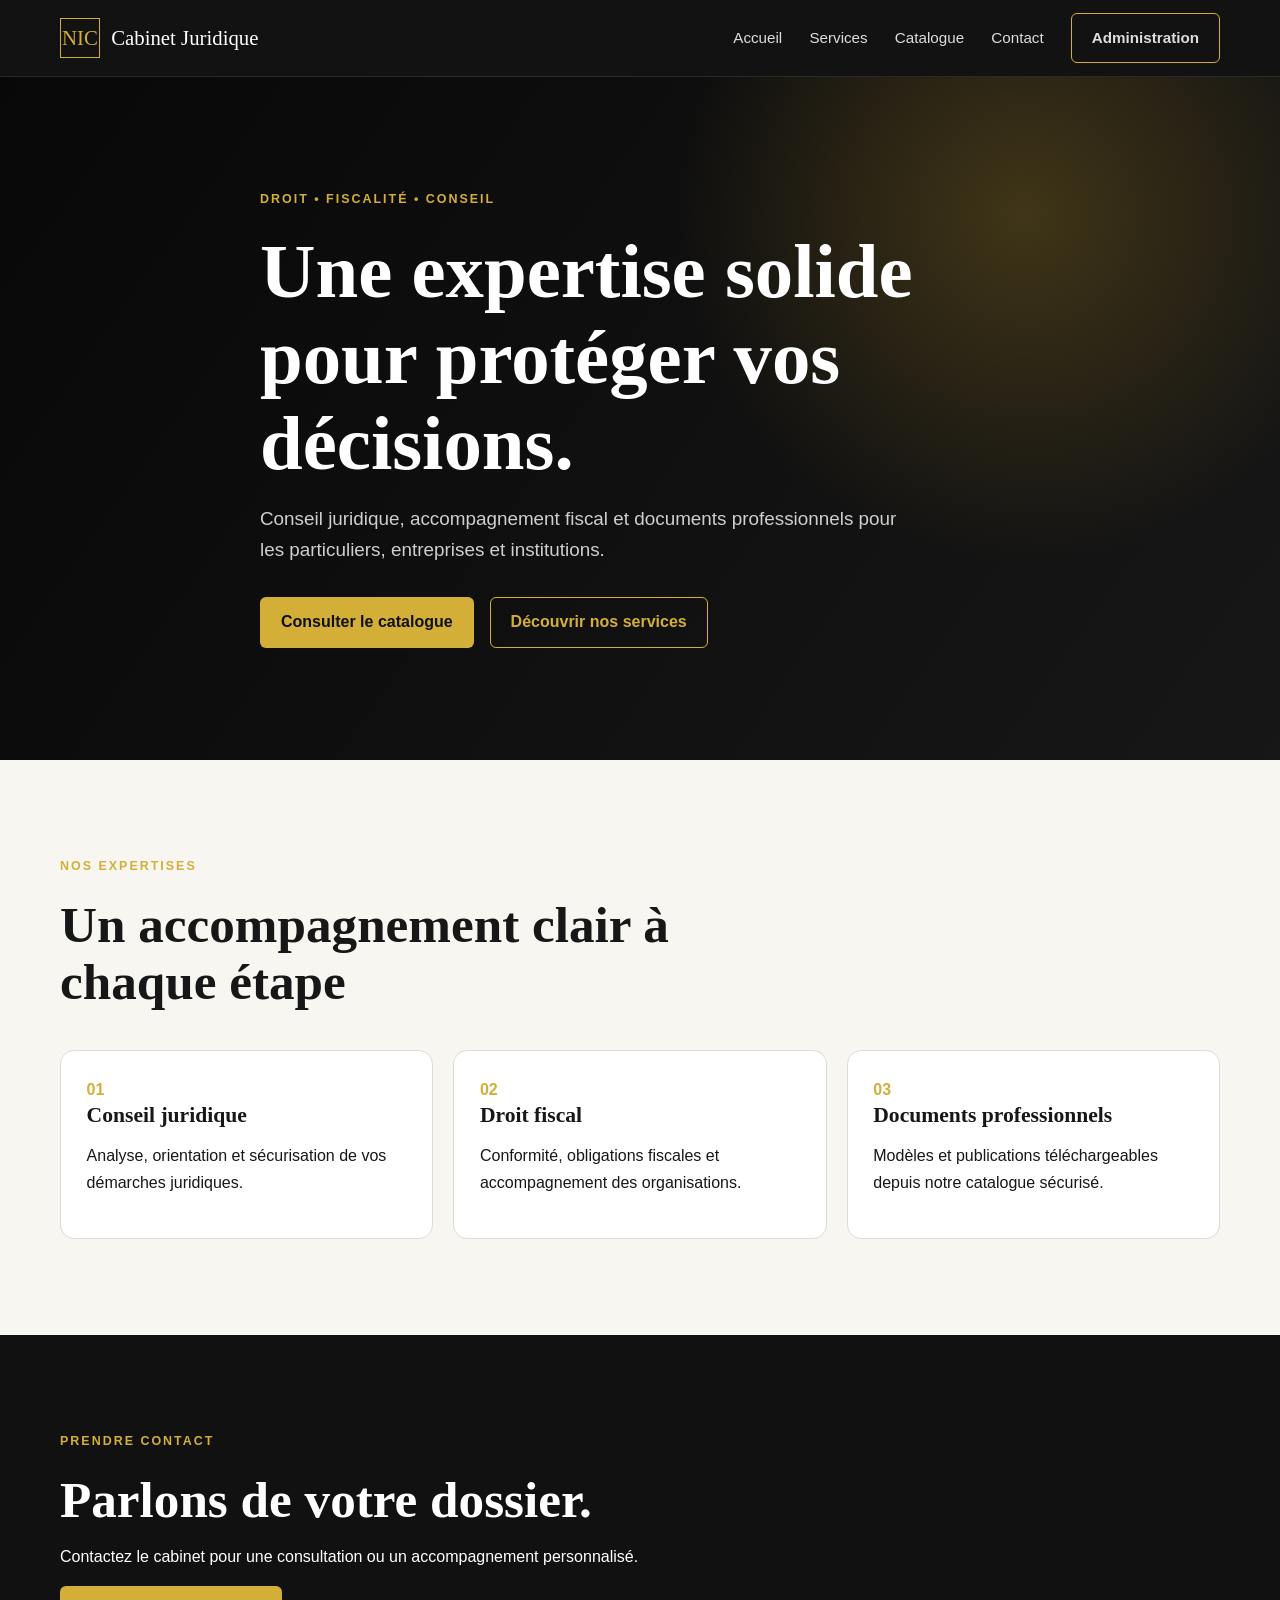
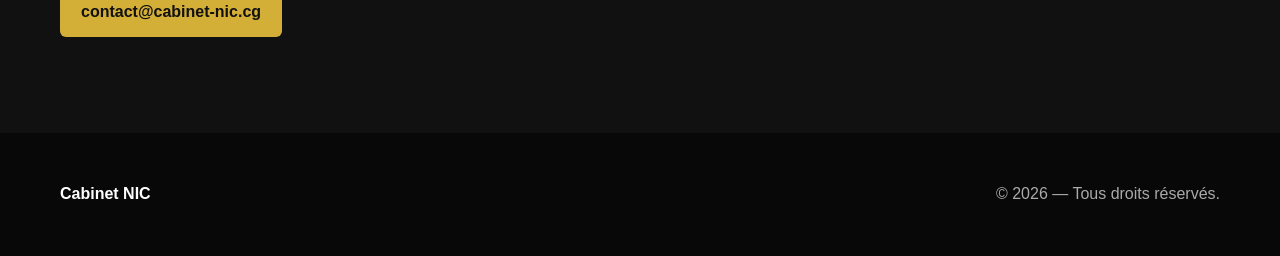
<file: cabinet-frontend/index.html>
<!doctype html>
<html lang="fr">
	<head>
		<meta charset="utf-8">
		<meta name="viewport" content="width=device-width,initial-scale=1">
		<meta name="description" content="Cabinet NIC — conseil juridique, fiscal et accompagnement professionnel.">
		<title>Cabinet NIC — Expertise juridique</title>
		<link rel="stylesheet" href="css/style.css">
	</head>
	<body>
		<header class="site-header">
			<div class="container header-inner">
				<a class="brand" href="index.html">
					<span class="brand__mark">NIC</span>
					<span>Cabinet Juridique</span>
				</a>
				<button class="menu-button" data-menu-button aria-label="Menu">☰</button>
				<nav class="nav" data-nav>
					<a href="index.html">Accueil</a>
					<a href="#services">Services</a>
					<a href="catalogue.html">Catalogue</a>
					<a href="#contact">Contact</a>
					<a class="button button--outline" href="admin/login.html">Administration</a>
				</nav>
			</div>
		</header>

		<main>
			<section class="hero">
				<div class="container hero__content">
					<span class="eyebrow">Droit • Fiscalité • Conseil</span>
					<h1>Une expertise solide pour protéger vos décisions.</h1>
					<p>
						Conseil juridique, accompagnement fiscal et documents professionnels pour les particuliers, entreprises et institutions.
					</p>
					<div class="hero__actions">
						<a class="button button--gold" href="catalogue.html">Consulter le catalogue</a>
						<a class="button button--outline" href="#services">Découvrir nos services</a>
					</div>
				</div>
			</section>

			<section class="section" id="services">
				<div class="container">
					<div class="section-heading">
						<span class="eyebrow">Nos expertises</span>
						<h2>Un accompagnement clair à chaque étape</h2>
					</div>
					<div class="service-grid">
						<article class="service-card">
							<span class="service-card__number">01</span>
							<h3>Conseil juridique</h3>
							<p>Analyse, orientation et sécurisation de vos démarches juridiques.</p>
						</article>
						<article class="service-card">
							<span class="service-card__number">02</span>
							<h3>Droit fiscal</h3>
							<p>Conformité, obligations fiscales et accompagnement des organisations.</p>
						</article>
						<article class="service-card">
							<span class="service-card__number">03</span>
							<h3>Documents professionnels</h3>
							<p>Modèles et publications téléchargeables depuis notre catalogue sécurisé.</p>
						</article>
					</div>
				</div>
			</section>

			<section class="section section--dark" id="contact">
				<div class="container">
					<span class="eyebrow">Prendre contact</span>
					<h2>Parlons de votre dossier.</h2>
					<p>Contactez le cabinet pour une consultation ou un accompagnement personnalisé.</p>
					<a class="button button--gold" href="mailto:contact@cabinet-nic.cg">contact@cabinet-nic.cg</a>
				</div>
			</section>
		</main>

		<footer class="site-footer">
			<div class="container footer-inner">
				<strong>Cabinet NIC</strong>
				<span>© 2026 — Tous droits réservés.</span>
			</div>
		</footer>

		<script type="module" src="js/ui.js"></script>
	</body>
</html>
</file>
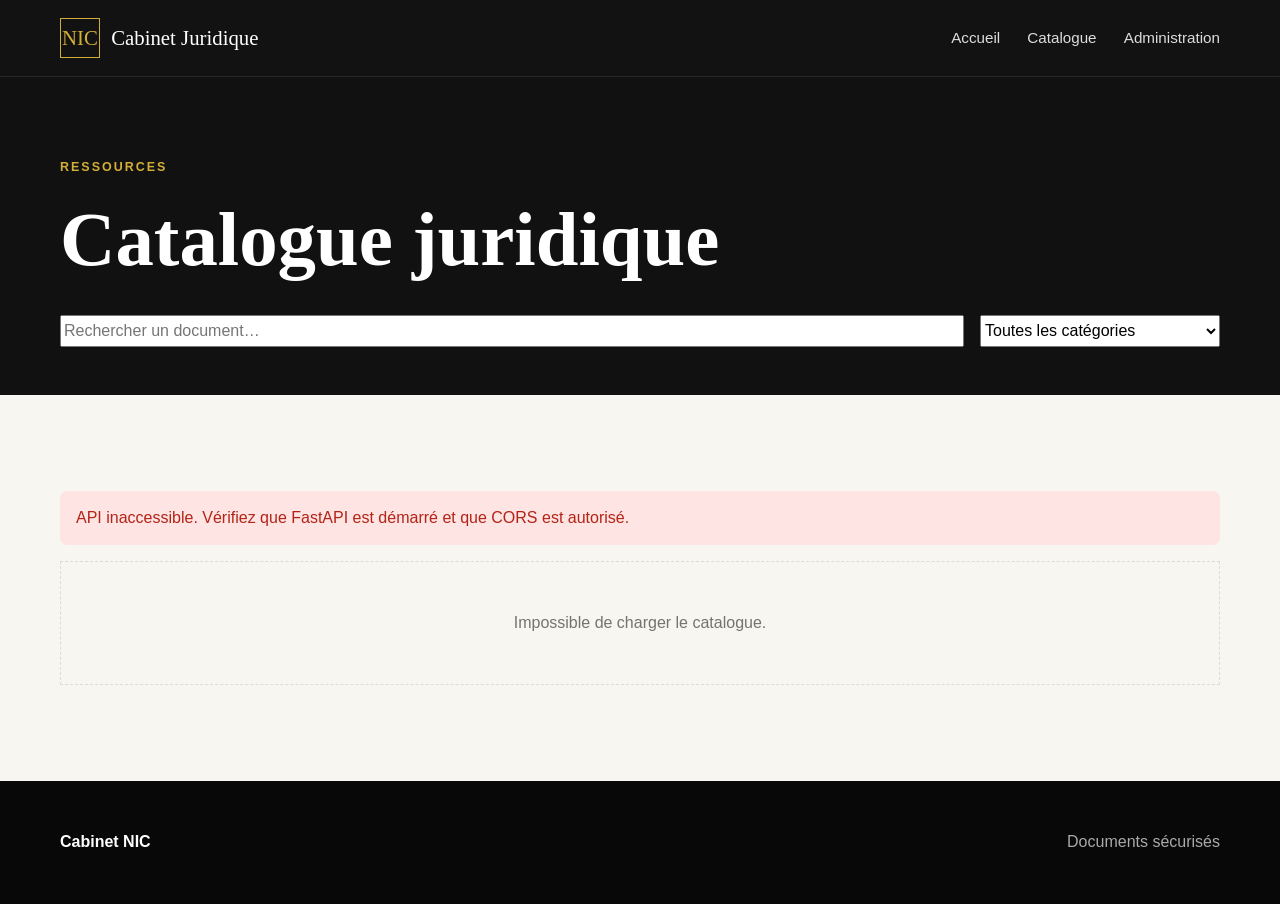
<file: cabinet-frontend/catalogue.html>
<!doctype html> 
<html lang="fr">
    <head>
        <meta charset="utf-8">
        <meta name="viewport" content="width=device-width,initial-scale=1">
        <title>Catalogue — Cabinet NIC</title>
        <link rel="stylesheet" href="css/style.css">
    </head>
    <body>
        <header class="site-header">
            <div class="container header-inner">
                <a class="brand" href="index.html">
                    <span class="brand__mark">NIC</span>
                    <span>Cabinet Juridique</span>
                </a>
                <button class="menu-button" data-menu-button>☰</button>
                <nav class="nav" data-nav>
                    <a href="index.html">Accueil</a>
                    <a href="catalogue.html">Catalogue</a>
                    <a href="admin/login.html">Administration</a>
                </nav>
            </div>
        </header>

        <main>
            <section class="catalogue-head">
                <div class="container">
                    <span class="eyebrow">Ressources</span>
                    <h1>Catalogue juridique</h1>
                    <div class="filters">
                        <input
                            class="field"
                            data-search
                            type="search"
                            placeholder="Rechercher un document…"
                        >
                        <select data-category>
                            <option value="">Toutes les catégories</option>
                        </select>
                    </div>
                </div>
            </section>

            <section class="section">
                <div class="container">
                    <div data-flash hidden></div>
                    <div class="document-grid" data-documents>
                        <div class="empty">Chargement du catalogue…</div>
                    </div>
                </div>
            </section>
        </main>

        <footer class="site-footer">
            <div class="container footer-inner">
                <strong>Cabinet NIC</strong>
                <span>Documents sécurisés</span>
            </div>
        </footer>

        <script type="module" src="js/ui.js"></script>
        <script type="module" src="js/documents.js"></script>
    </body>
</html>
</file>
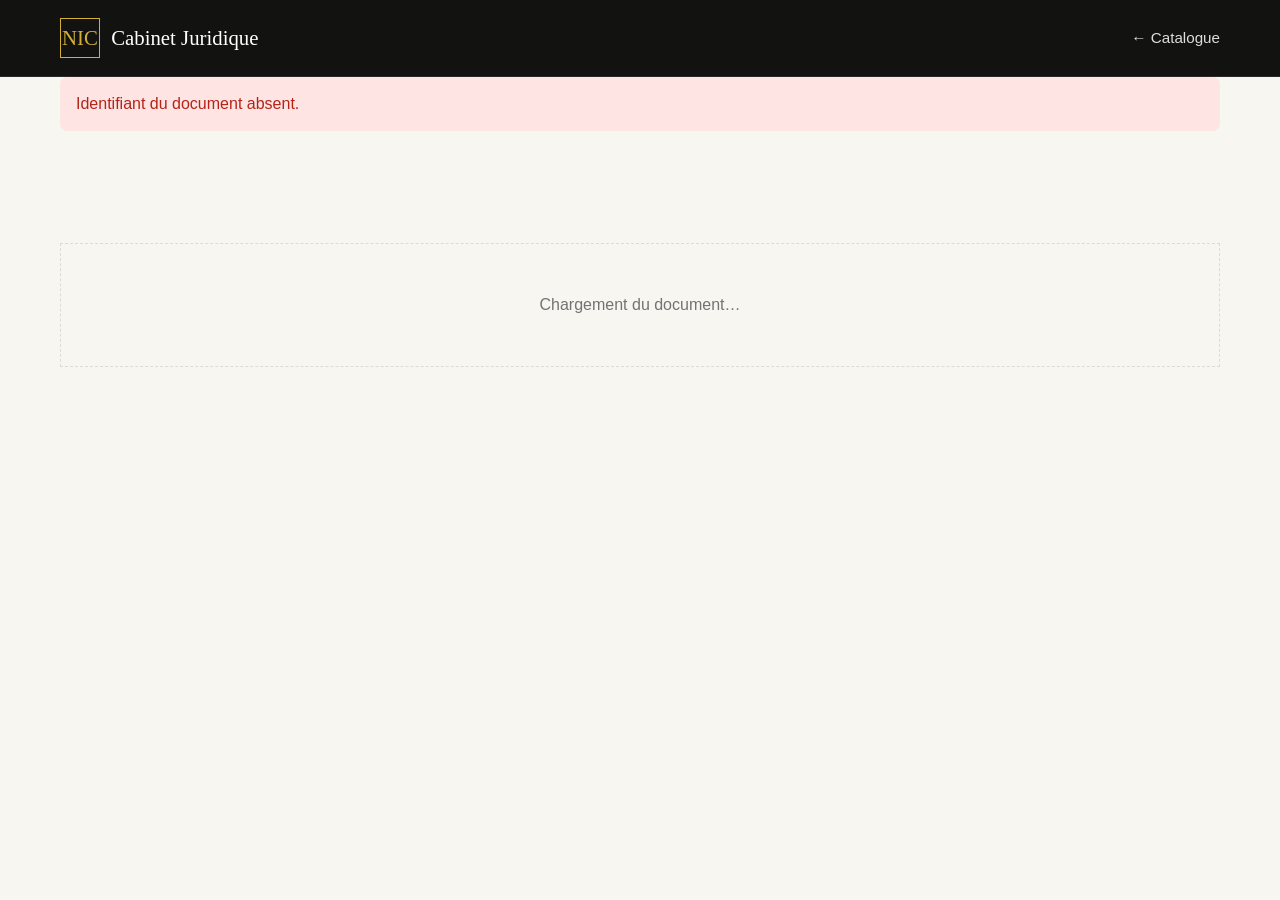
<file: cabinet-frontend/document.html>
<!doctype html>
<html lang="fr">
	<head>
		<meta charset="utf-8">
		<meta name="viewport" content="width=device-width,initial-scale=1">
		<title>Document — Cabinet NIC</title>
		<link rel="stylesheet" href="css/style.css">
	</head>
	<body>
		<header class="site-header">
			<div class="container header-inner">
				<a class="brand" href="index.html">
					<span class="brand__mark">NIC</span>
					<span>Cabinet Juridique</span>
				</a>
				<nav class="nav">
					<a href="catalogue.html">← Catalogue</a>
				</nav>
			</div>
		</header>

		<main class="container">
			<div data-flash hidden></div>
			<section class="detail" data-document>
				<div class="empty">Chargement du document…</div>
			</section>
		</main>

		<script type="module" src="js/document.js"></script>
	</body>
</html>
</file>
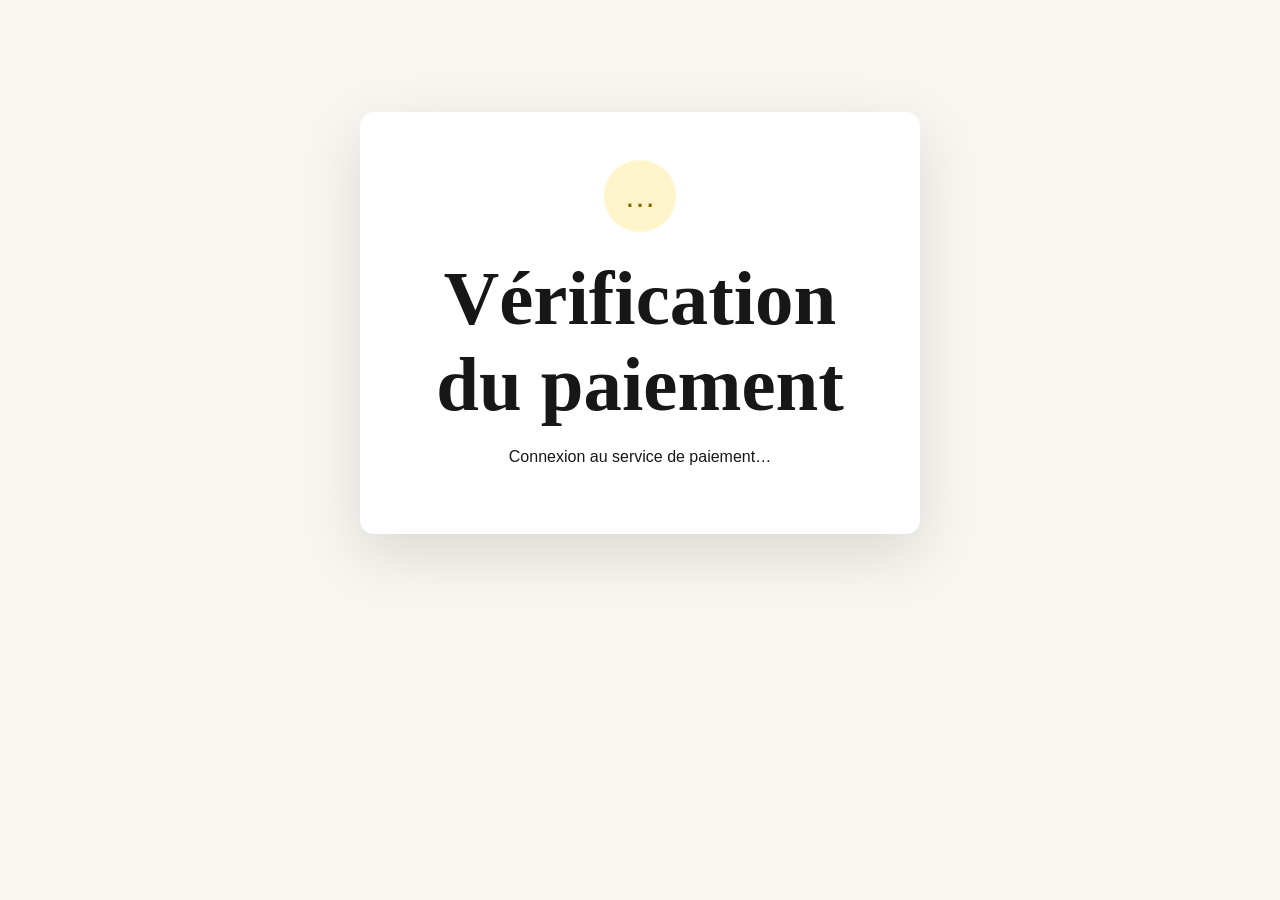
<file: cabinet-frontend/paiement-statut.html>
<!doctype html>
<html lang="fr">
	<head>
		<meta charset="utf-8">
		<meta name="viewport" content="width=device-width,initial-scale=1">
		<title>Statut du paiement — Cabinet NIC</title>
		<link rel="stylesheet" href="css/style.css">
	</head>
	<body>
		<main class="container">
			<section class="status-card" data-payment-status>
				<div class="status-icon">…</div>
				<h1>Vérification du paiement</h1>
				<p>Connexion au service de paiement…</p>
			</section>
		</main>

		<script type="module" src="js/payment-status.js"></script>
	</body>
</html>
</file>
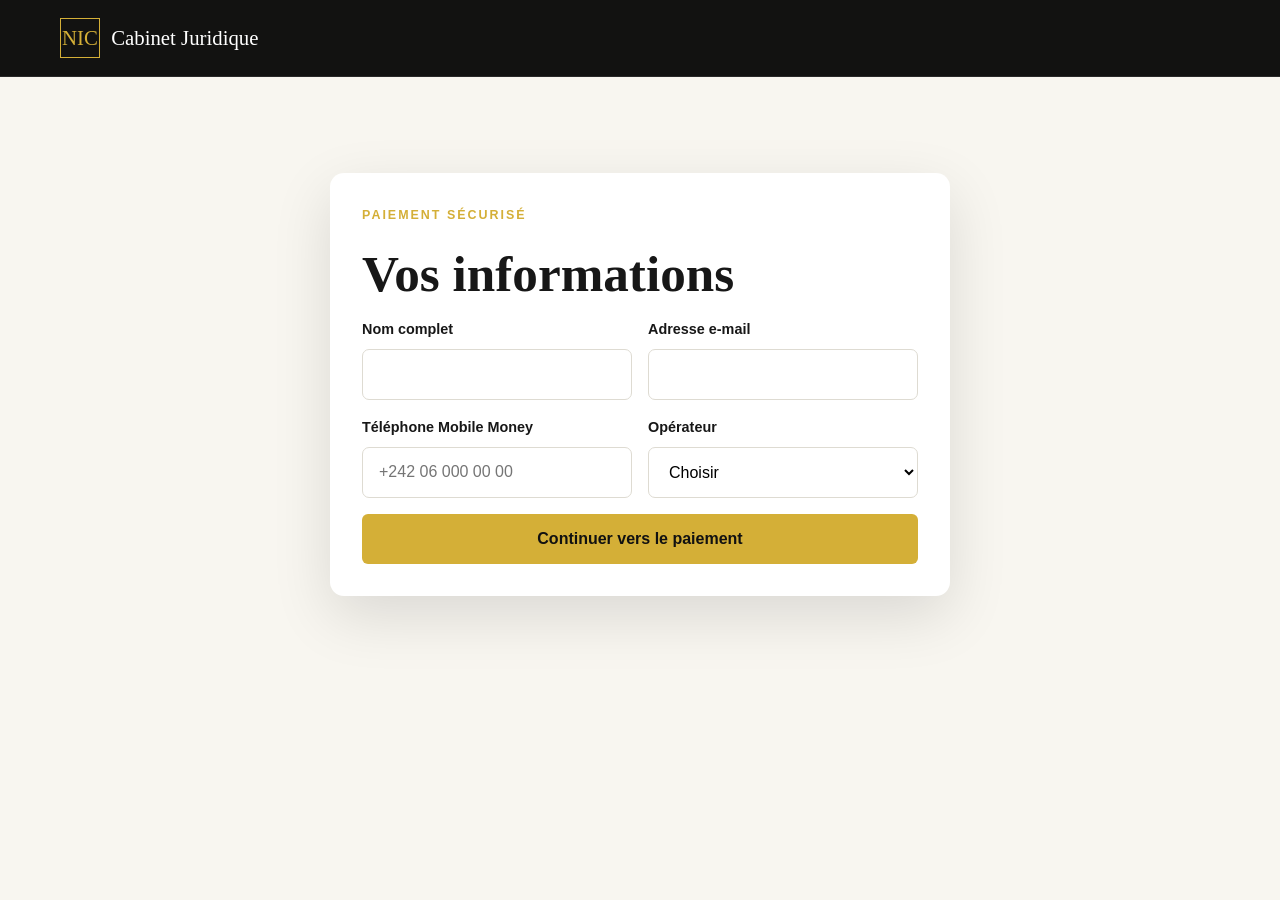
<file: cabinet-frontend/paiement.html>
<!doctype html>
<html lang="fr">
	<head>
		<meta charset="utf-8">
		<meta name="viewport" content="width=device-width,initial-scale=1">
		<title>Paiement — Cabinet NIC</title>
		<link rel="stylesheet" href="css/style.css">
	</head>
	<body>
		<header class="site-header">
			<div class="container header-inner">
				<a class="brand" href="index.html">
					<span class="brand__mark">NIC</span>
					<span>Cabinet Juridique</span>
				</a>
			</div>
		</header>

		<main class="section">
			<form class="form-card" data-payment-form>
				<span class="eyebrow">Paiement sécurisé</span>
				<h2>Vos informations</h2>
				<div data-flash hidden></div>
				<div class="form-grid">
					<input type="hidden" name="document_id">
					<div class="field">
						<label>Nom complet</label>
						<input name="client_name" required autocomplete="name">
					</div>
					<div class="field">
						<label>Adresse e-mail</label>
						<input name="email" type="email" required autocomplete="email">
					</div>
					<div class="field">
						<label>Téléphone Mobile Money</label>
						<input name="phone" required placeholder="+242 06 000 00 00">
					</div>
					<div class="field">
						<label>Opérateur</label>
						<select name="operator" required>
							<option value="">Choisir</option>
							<option value="mtn">MTN Mobile Money</option>
							<option value="airtel">Airtel Money</option>
						</select>
					</div>
					<div class="field field--full">
						<button class="button button--gold" type="submit">
							Continuer vers le paiement
						</button>
					</div>
				</div>
			</form>
		</main>

		<script type="module" src="js/payment.js"></script>
	</body>
</html>
</file>
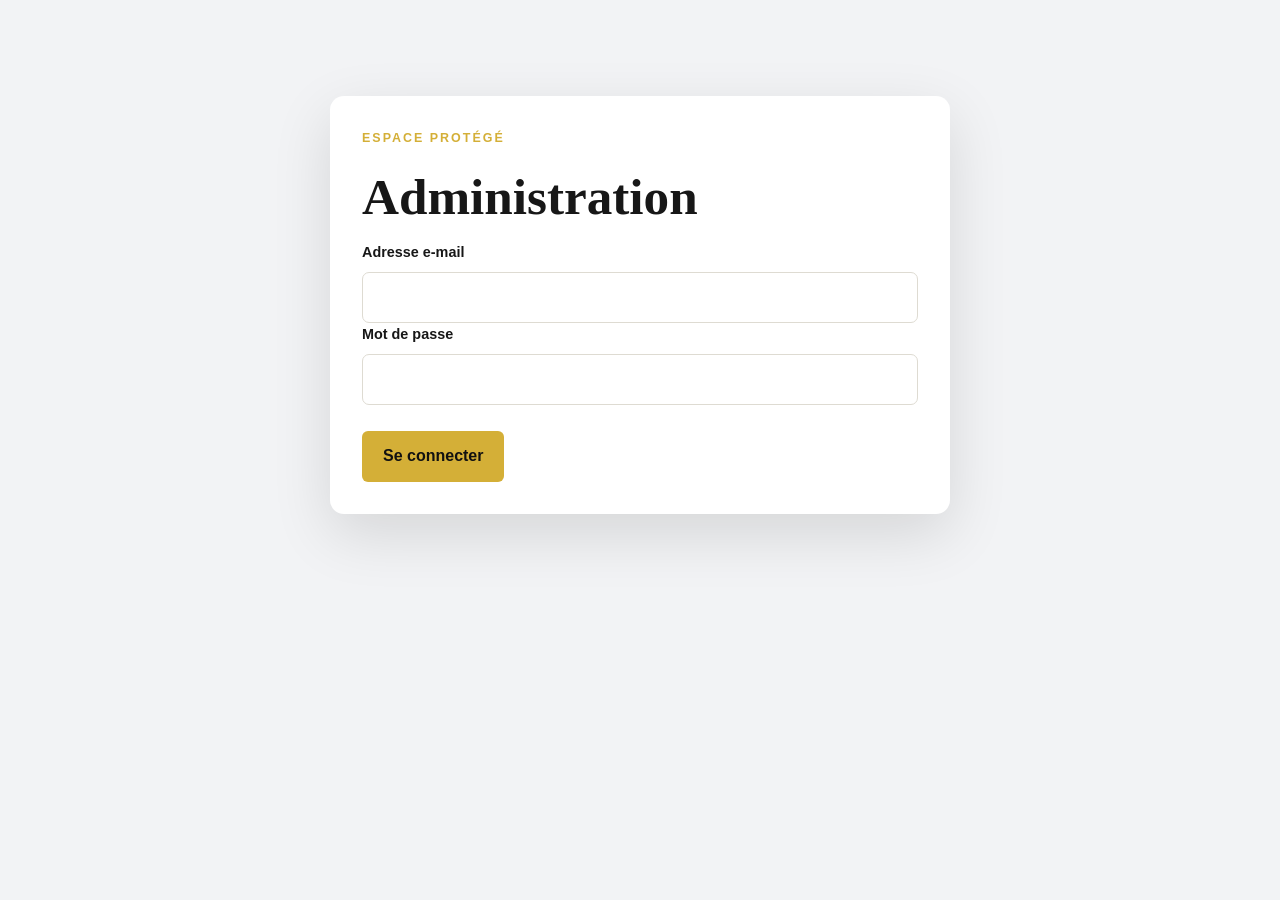
<file: cabinet-frontend/admin/dashboard.html>
<!doctype html>
<html lang="fr">
	<head>
		<meta charset="utf-8">
		<meta name="viewport" content="width=device-width,initial-scale=1">
		<title>Tableau de bord — Cabinet NIC</title>
		<link rel="stylesheet" href="../css/style.css">
	</head>
	<body class="admin-shell" data-dashboard>
		<header class="admin-header">
			<div class="container header-inner">
				<a class="brand" href="dashboard.html">
					<span class="brand__mark">NIC</span>
					<span>Administration</span>
				</a>
				<button class="button button--outline" data-logout>Déconnexion</button>
			</div>
		</header>

		<main class="container admin-main">
			<div data-flash hidden></div>
			<div class="section-heading">
				<span class="eyebrow">Vue d'ensemble</span>
				<h2>Tableau de bord</h2>
			</div>

			<section class="stats-grid">
				<article class="stat-card">
					<span>Documents</span>
					<strong data-stat="documents">—</strong>
				</article>
				<article class="stat-card">
					<span>Transactions</span>
					<strong data-stat="transactions">—</strong>
				</article>
				<article class="stat-card">
					<span>Clients</span>
					<strong data-stat="clients">—</strong>
				</article>
				<article class="stat-card">
					<span>Chiffre d'affaires</span>
					<strong data-stat="revenue">—</strong>
				</article>
			</section>

			<div class="table-wrap">
				<table class="table">
					<thead>
						<tr>
							<th>Transaction</th>
							<th>Client</th>
							<th>Montant</th>
							<th>Statut</th>
						</tr>
					</thead>
					<tbody data-transactions>
						<tr>
							<td colspan="4">Chargement…</td>
						</tr>
					</tbody>
				</table>
			</div>
		</main>

		<script type="module" src="../js/admin.js"></script>
	</body>
</html>
</file>
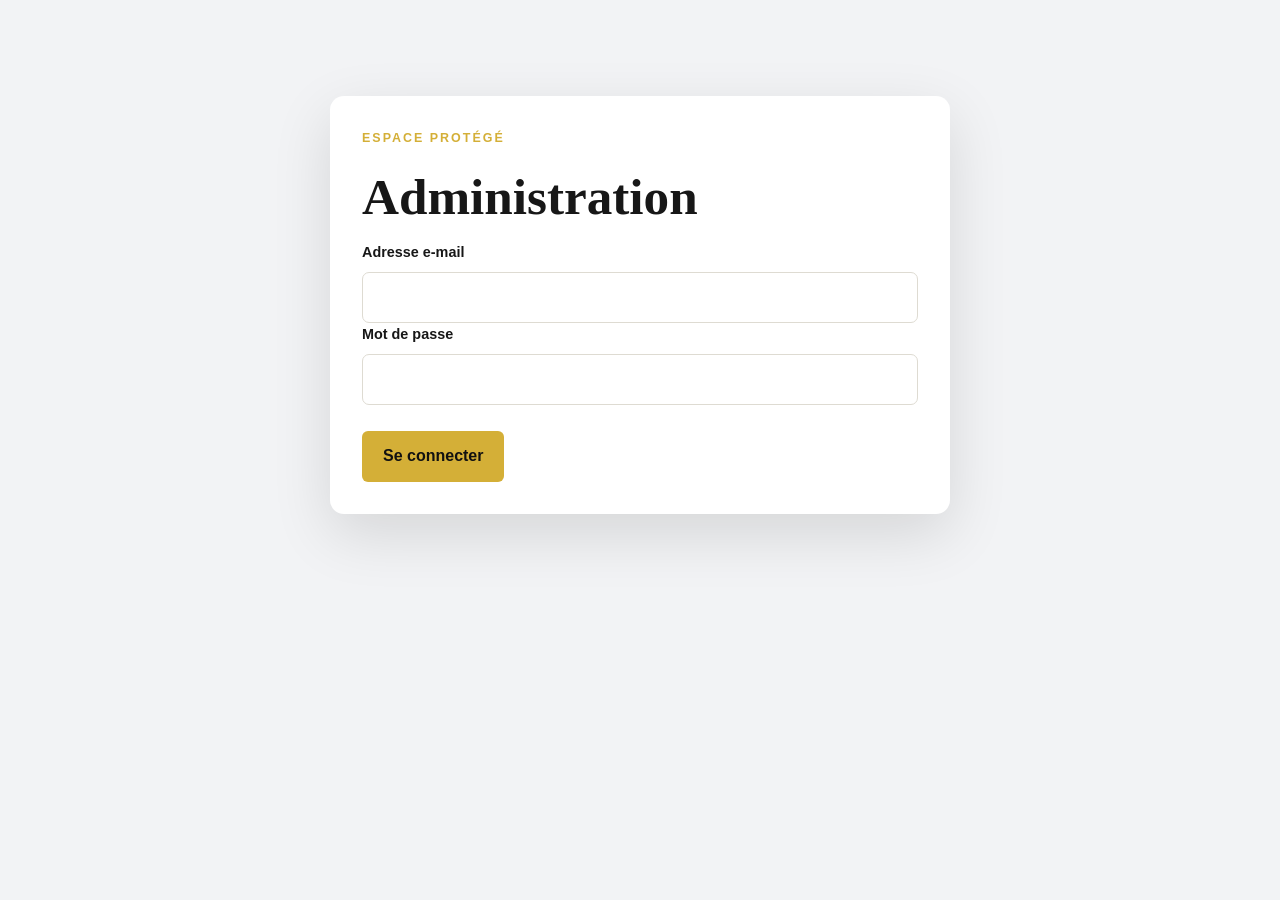
<file: cabinet-frontend/admin/login.html>
<!doctype html>
<html lang="fr">
	<head>
		<meta charset="utf-8">
		<meta name="viewport" content="width=device-width,initial-scale=1">
		<title>Connexion administration — Cabinet NIC</title>
		<link rel="stylesheet" href="../css/style.css">
	</head>
	<body class="admin-shell">
		<main class="section">
			<form class="form-card" data-login-form>
				<span class="eyebrow">Espace protégé</span>
				<h2>Administration</h2>
				<div data-flash hidden></div>
				<div class="field">
					<label>Adresse e-mail</label>
					<input name="email" type="email" required autocomplete="username">
				</div>
				<div class="field">
					<label>Mot de passe</label>
					<input name="password" type="password" required autocomplete="current-password">
				</div>
				<br>
				<button class="button button--gold" type="submit">Se connecter</button>
			</form>
		</main>

		<script type="module" src="../js/admin.js"></script>
	</body>
</html>
</file>
<file: cabinet-frontend/css/style.css>
:root {
    --black: #090909;
    --ink: #171717;
    --gold: #d4af37;
    --gold-2: #f0d77a;
    --paper: #f8f6f0;
    --white: #fff;
    --muted: #737373;
    --line: #dedbd2;
    --danger: #b42318;
    --success: #18794e;
    --radius: 14px;
    --shadow: 0 20px 60px rgba(0, 0, 0, .12);
}

* {
    box-sizing: border-box;
}

html {
    scroll-behavior: smooth;
}

body {
    margin: 0;
    background: var(--paper);
    color: var(--ink);
    font-family: Inter, Arial, sans-serif;
    font-size: 16px;
    line-height: 1.65;
}

h1,
h2,
h3 {
    margin: 0 0 1rem;
    font-family: Georgia, serif;
    line-height: 1.12;
}

h1 {
    font-size: clamp(2.4rem, 6vw, 5.5rem);
}

h2 {
    font-size: clamp(2rem, 4vw, 3.5rem);
}

h3 {
    font-size: 1.35rem;
}

p {
    margin: 0 0 1rem;
}

a {
    color: inherit;
    text-decoration: none;
}

button,
input,
select {
    font: inherit;
}

.container {
    width: min(1160px, calc(100% - 32px));
    margin: auto;
}

.site-header {
    position: sticky;
    top: 0;
    z-index: 10;
    background: rgba(9, 9, 9, .96);
    color: #fff;
    border-bottom: 1px solid #292929;
}

.header-inner {
    display: flex;
    align-items: center;
    justify-content: space-between;
    height: 76px;
}

.brand {
    display: flex;
    align-items: center;
    gap: .7rem;
    font-family: Georgia, serif;
    font-size: 1.3rem;
}

.brand__mark {
    display: grid;
    place-items: center;
    width: 40px;
    height: 40px;
    border: 1px solid var(--gold);
    color: var(--gold);
}

.nav {
    display: flex;
    align-items: center;
    gap: 1.7rem;
}

.nav a {
    color: #ddd;
    font-size: .95rem;
}

.nav a:hover {
    color: var(--gold);
}

.menu-button {
    display: none;
    background: none;
    border: 0;
    color: #fff;
    font-size: 1.5rem;
}

.button {
    display: inline-flex;
    align-items: center;
    justify-content: center;
    min-height: 48px;
    padding: .7rem 1.25rem;
    border: 1px solid transparent;
    border-radius: 6px;
    cursor: pointer;
    font-weight: 700;
}

.button--gold {
    background: var(--gold);
    color: #111;
}

.button--gold:hover {
    background: var(--gold-2);
}

.button--outline {
    border-color: var(--gold);
    color: var(--gold);
    background: transparent;
}

.hero {
    display: grid;
    align-items: center;
    min-height: 650px;
    background: radial-gradient(circle at 80% 20%, #403517 0, transparent 30%), linear-gradient(125deg, #080808, #171717);
    color: #fff;
}

.hero__content {
    max-width: 760px;
    padding: 7rem 0;
}

.eyebrow {
    display: block;
    margin-bottom: 1.2rem;
    color: var(--gold);
    text-transform: uppercase;
    letter-spacing: .16em;
    font-size: .78rem;
    font-weight: 800;
}

.hero p,
.lead {
    max-width: 650px;
    color: #cfcfcf;
    font-size: 1.18rem;
}

.hero__actions {
    display: flex;
    gap: 1rem;
    margin-top: 2rem;
}

.section {
    padding: 6rem 0;
}

.section--dark {
    background: #111;
    color: #fff;
}

.section-heading {
    max-width: 650px;
    margin-bottom: 2.5rem;
}

.service-grid,
.document-grid,
.stats-grid {
    display: grid;
    grid-template-columns: repeat(3, 1fr);
    gap: 1.25rem;
}

.service-card,
.document-card,
.stat-card {
    padding: 1.6rem;
    background: #fff;
    border: 1px solid var(--line);
    border-radius: var(--radius);
}

.service-card__number {
    color: var(--gold);
    font-weight: 800;
}

.document-card {
    display: flex;
    flex-direction: column;
    min-height: 260px;
}

.document-card__top {
    display: flex;
    align-items: center;
    justify-content: space-between;
    margin-bottom: 1.5rem;
}

.tag,
.badge {
    display: inline-flex;
    padding: .3rem .65rem;
    border-radius: 99px;
    background: #efede6;
    font-size: .78rem;
    font-weight: 700;
}

.price {
    font-weight: 800;
}

.document-card p {
    flex: 1;
    color: var(--muted);
}

.text-link {
    font-weight: 800;
}

.text-link span {
    color: var(--gold);
}

.catalogue-head {
    padding: 5rem 0 3rem;
    background: #111;
    color: #fff;
}

.filters {
    display: grid;
    grid-template-columns: 1fr 240px;
    gap: 1rem;
    margin-top: 2rem;
}

.field {
    display: grid;
    gap: .45rem;
}

.field label {
    font-size: .9rem;
    font-weight: 700;
}

.field input,
.field select {
    width: 100%;
    min-height: 50px;
    padding: .7rem 1rem;
    background: #fff;
    border: 1px solid var(--line);
    border-radius: 7px;
}

.form-card {
    width: min(620px, 100%);
    margin: auto;
    padding: 2rem;
    background: #fff;
    border-radius: var(--radius);
    box-shadow: var(--shadow);
}

.form-grid {
    display: grid;
    grid-template-columns: 1fr 1fr;
    gap: 1rem;
}

.form-grid .field--full {
    grid-column: 1 / -1;
}

.flash {
    padding: .85rem 1rem;
    margin-bottom: 1rem;
    border-radius: 7px;
}

.flash--error {
    background: #fee4e2;
    color: var(--danger);
}

.flash--info {
    background: #fff6d8;
    color: #684d00;
}

.detail {
    display: grid;
    grid-template-columns: 1.5fr .7fr;
    gap: 4rem;
    padding: 6rem 0;
}

.detail .lead {
    color: var(--muted);
}

.check-list {
    padding: 0;
    list-style: none;
}

.check-list li {
    padding: .55rem 0;
}

.check-list li::before {
    content: '✓';
    margin-right: .7rem;
    color: var(--gold);
}

.purchase-card {
    display: grid;
    gap: 1rem;
    height: max-content;
    padding: 2rem;
    background: #111;
    color: #fff;
    border-radius: var(--radius);
}

.purchase-card strong {
    color: var(--gold);
    font-size: 2.3rem;
}

.purchase-card small {
    color: #aaa;
}

.status-card {
    width: min(560px, 100%);
    margin: 7rem auto;
    padding: 3rem;
    text-align: center;
    background: #fff;
    border-radius: var(--radius);
    box-shadow: var(--shadow);
}

.status-icon {
    display: grid;
    place-items: center;
    width: 72px;
    height: 72px;
    margin: 0 auto 1.5rem;
    border-radius: 50%;
    background: #fff4ca;
    color: #8a6500;
    font-size: 2rem;
}

.status-icon--ok {
    background: #dcfae6;
    color: var(--success);
}

.status-icon--error {
    background: #fee4e2;
    color: var(--danger);
}

.empty {
    grid-column: 1 / -1;
    padding: 3rem;
    text-align: center;
    border: 1px dashed var(--line);
    color: var(--muted);
}

.admin-shell {
    min-height: 100vh;
    background: #f2f3f5;
}

.admin-header {
    padding: 1rem 0;
    background: #111;
    color: #fff;
}

.admin-main {
    padding: 3rem 0;
}

.stats-grid {
    grid-template-columns: repeat(4, 1fr);
}

.stat-card span {
    color: var(--muted);
    font-size: .9rem;
}

.stat-card strong {
    display: block;
    margin-top: .5rem;
    font-size: 2rem;
}

.table-wrap {
    overflow: auto;
    margin-top: 2rem;
    background: #fff;
    border-radius: var(--radius);
}

.table {
    width: 100%;
    border-collapse: collapse;
}

.table th,
.table td {
    padding: 1rem;
    text-align: left;
    border-bottom: 1px solid #eee;
}

.table th {
    color: var(--muted);
    text-transform: uppercase;
    font-size: .8rem;
}

.site-footer {
    padding: 3rem 0;
    background: #080808;
    color: #aaa;
}

.footer-inner {
    display: flex;
    justify-content: space-between;
    gap: 2rem;
}

.footer-inner strong {
    color: #fff;
}

@media (max-width: 800px) {
    .menu-button {
        display: block;
    }

    .nav {
        position: absolute;
        top: 76px;
        left: 0;
        right: 0;
        display: none;
        flex-direction: column;
        align-items: flex-start;
        padding: 1.5rem;
        background: #111;
    }

    .nav--open {
        display: flex;
    }

    .service-grid,
    .document-grid,
    .stats-grid,
    .detail {
        grid-template-columns: 1fr;
    }

    .detail {
        gap: 2rem;
    }

    .filters,
    .form-grid {
        grid-template-columns: 1fr;
    }

    .form-grid .field--full {
        grid-column: auto;
    }

    .hero {
        min-height: 560px;
    }

    .hero__actions,
    .footer-inner {
        flex-direction: column;
    }

    .section {
        padding: 4rem 0;
    }
}
</file>
